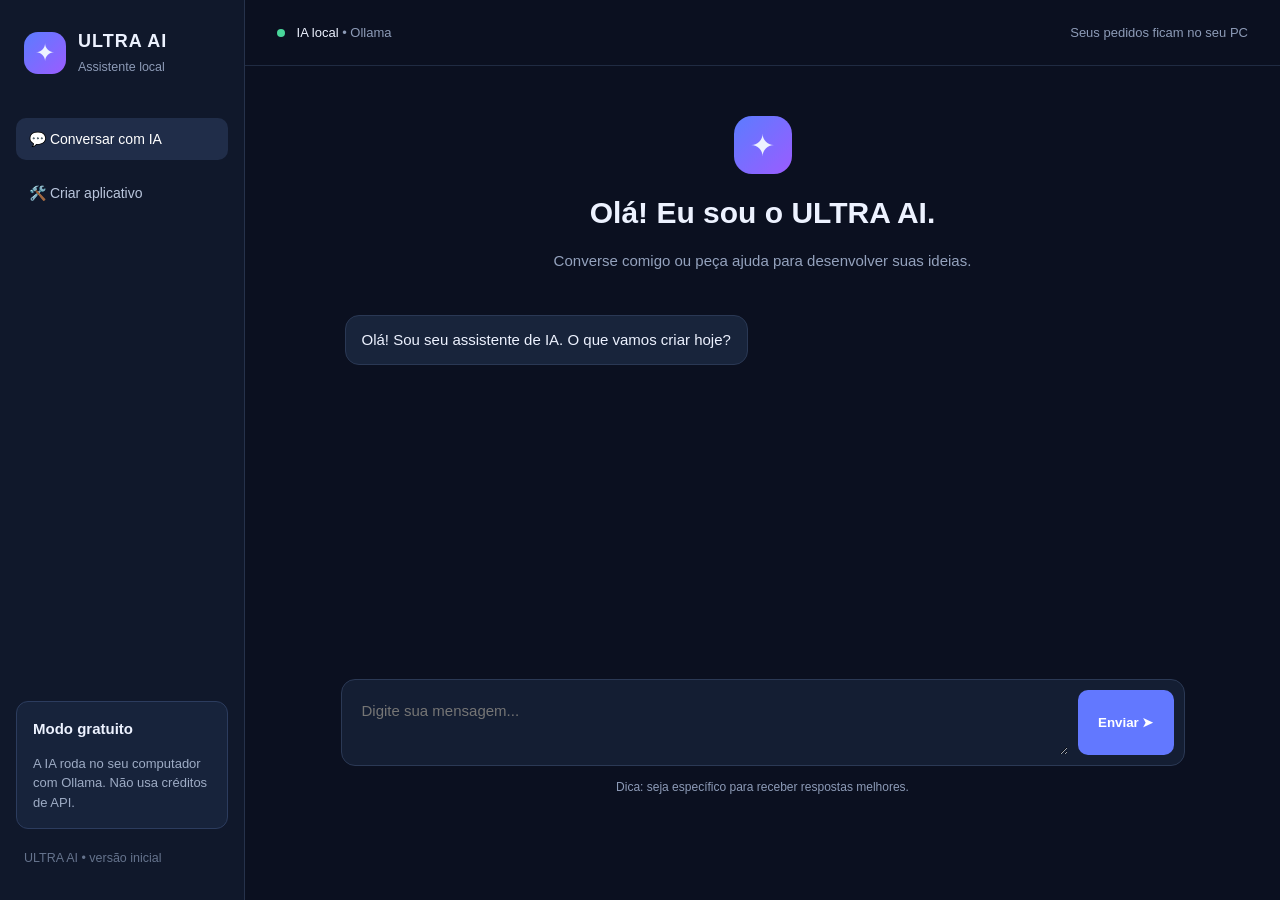
<file: ULTRA_AI_COMPLETO/index.html>
<!doctype html>
<html lang="pt-BR">
<head>
<meta charset="utf-8"><meta name="viewport" content="width=device-width,initial-scale=1">
<title>ULTRA AI</title><link rel="stylesheet" href="style.css">
</head>
<body>
<div class="shell">
  <aside class="sidebar">
    <div class="brand"><span class="logo">✦</span><div><b>ULTRA AI</b><small>Assistente local</small></div></div>
    <button class="nav active" data-tab="chat">💬 Conversar com IA</button>
    <button class="nav" data-tab="builder">🛠️ Criar aplicativo</button>
    <div class="side-note"><b>Modo gratuito</b><p>A IA roda no seu computador com Ollama. Não usa créditos de API.</p></div>
    <small class="version">ULTRA AI • versão inicial</small>
  </aside>
  <main>
    <header><div><span class="dot"></span> IA local <span class="muted">• Ollama</span></div><span class="muted">Seus pedidos ficam no seu PC</span></header>
    <section id="chat" class="panel visible">
      <div class="intro"><div class="orb">✦</div><h1>Olá! Eu sou o ULTRA AI.</h1><p>Converse comigo ou peça ajuda para desenvolver suas ideias.</p></div>
      <div id="messages" class="messages"><div class="bubble bot">Olá! Sou seu assistente de IA. O que vamos criar hoje?</div></div>
      <form id="chatForm" class="composer"><textarea id="message" placeholder="Digite sua mensagem..." rows="2"></textarea><button>Enviar ➤</button></form>
      <p class="hint">Dica: seja específico para receber respostas melhores.</p>
    </section>
    <section id="builder" class="panel">
      <div class="builder-head"><span class="eyebrow">CONSTRUTOR DE SOFTWARE</span><h1>O que você quer criar?</h1><p>Descreva seu aplicativo. A IA vai gerar os arquivos HTML, CSS e JavaScript.</p></div>
      <textarea id="description" class="description" placeholder="Ex.: Crie um aplicativo de lista de tarefas com botão para adicionar, concluir e excluir tarefas. Salve os dados no navegador."></textarea>
      <button id="createBtn" class="primary">✦ Gerar aplicativo</button>
      <div id="buildStatus" class="status"></div>
      <div id="result" class="result"></div>
      <p class="hint">A geração pode demorar alguns minutos em computadores com 8 GB de RAM. Revise o código antes de usar em produção.</p>
    </section>
  </main>
</div>
<script src="app.js"></script>
</body></html>
</file>
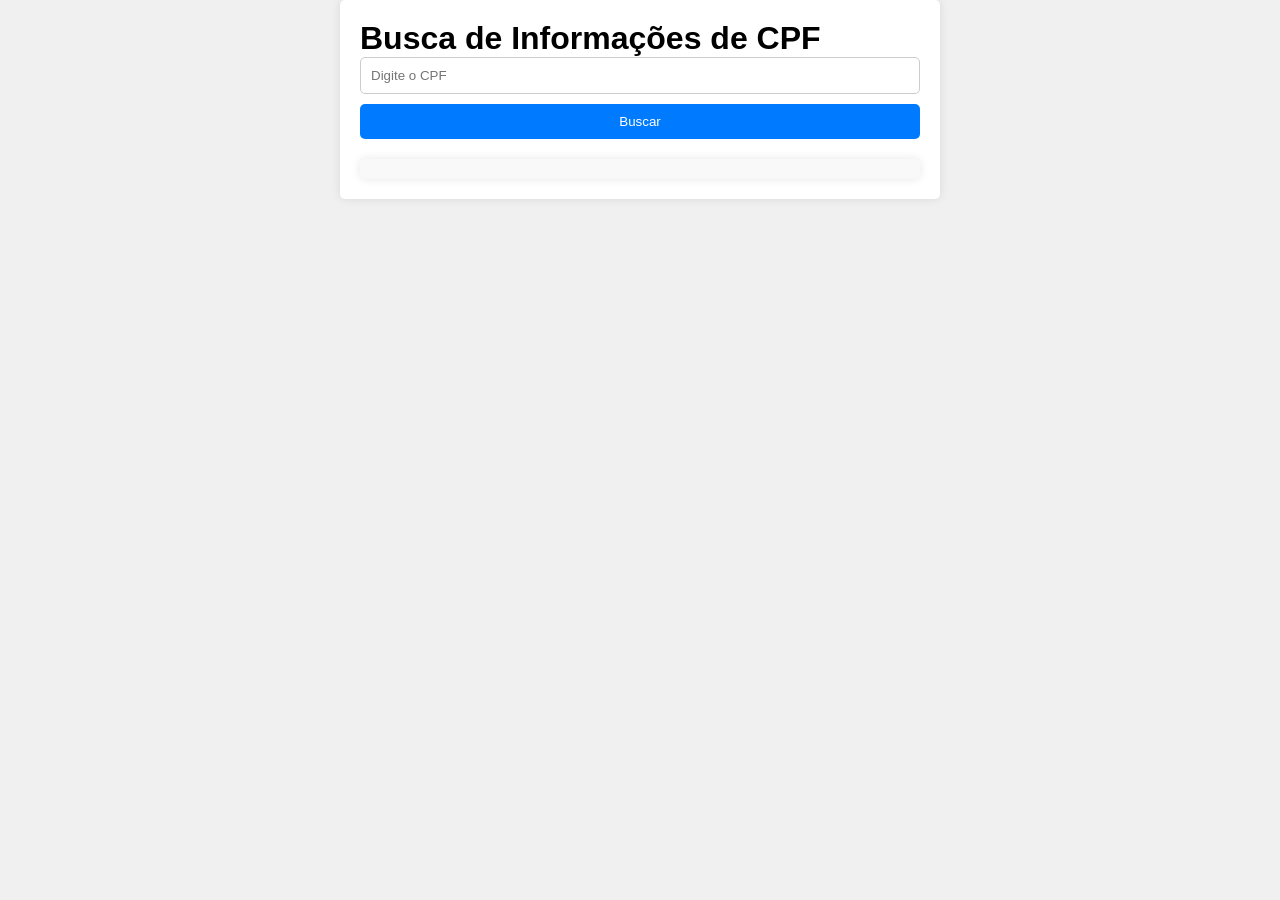
<file: ULTRA_AI_COMPLETO/projects/criar-um-aplicativo-que-busca-toda/index.html>
<!DOCTYPE html>
<html lang="pt-BR">
<head>
    <meta charset="UTF-8">
    <meta name="viewport" content="width=device-width, initial-scale=1.0">
    <title>Busca de Informações de CPF</title>
    <link rel="stylesheet" href="style.css">
</head>
<body>
    <div class="container">
        <h1>Busca de Informações de CPF</h1>
        <input type="text" id="cpf" placeholder="Digite o CPF" required>
        <button onclick="buscarInformacoes()">Buscar</button>
        <div id="resultado" class="resultado"></div>
    </div>
    <script src="script.js"></script>
</body>
</html>
</file>
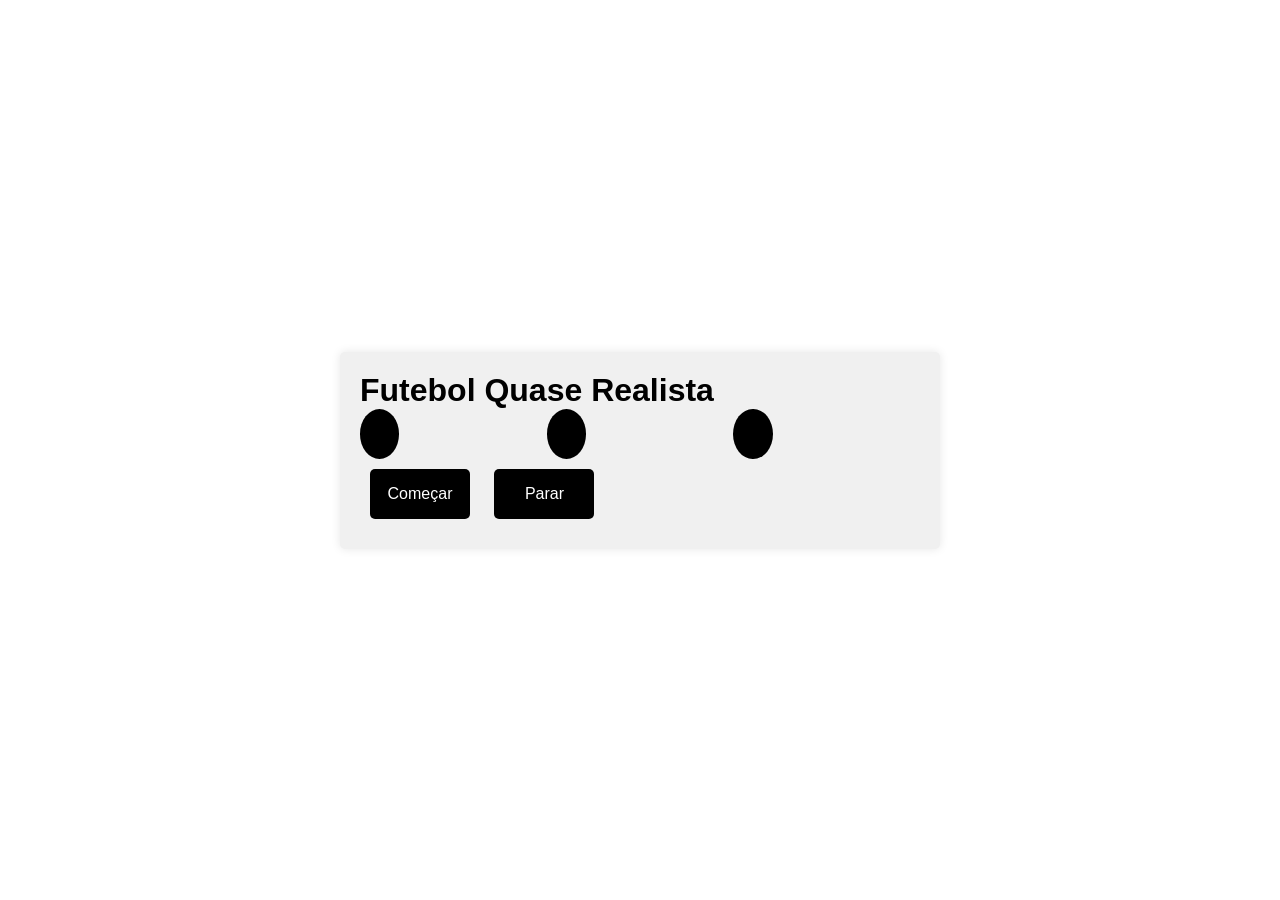
<file: ULTRA_AI_COMPLETO/projects/criar-um-game-de-futebol-quase-real/index.html>
<!DOCTYPE html>
<html lang="pt-BR">
<head>
    <meta charset="UTF-8">
    <meta name="viewport" content="width=device-width, initial-scale=1.0">
    <title>Futebol Quase Realista</title>
    <link rel="stylesheet" href="style.css">
</head>
<body>
    <div class="container">
        <h1>Futebol Quase Realista</h1>
        <div class="game-container">
            <div class="field">
                <div class="ball"></div>
                <div class="goal"></div>
            </div>
            <div class="field">
                <div class="ball"></div>
                <div class="goal"></div>
            </div>
            <div class="field">
                <div class="ball"></div>
                <div class="goal"></div>
            </div>
        </div>
        <button id="start-game">Começar</button>
        <button id="stop-game">Parar</button>
    </div>
    <script src="script.js"></script>
</body>
</html>
</file>
<file: ULTRA_AI_COMPLETO/style.css>
*{box-sizing:border-box}body{margin:0;background:#0b1020;color:#edf2ff;font:15px/1.5 Inter,Segoe UI,Arial,sans-serif}.shell{display:flex;min-height:100vh}.sidebar{width:245px;background:#10182b;border-right:1px solid #26324b;padding:24px 16px;display:flex;flex-direction:column;gap:12px}.brand{display:flex;align-items:center;gap:12px;margin:4px 8px 28px}.brand b{display:block;font-size:18px;letter-spacing:1px}.brand small,.muted,.hint{color:#8d9bb7}.logo,.orb{display:grid;place-items:center;background:linear-gradient(135deg,#5b7cff,#9b5cff);border-radius:14px;width:42px;height:42px;font-size:24px}.nav{border:0;background:transparent;color:#b9c5dc;text-align:left;padding:13px;border-radius:10px;cursor:pointer;font-size:14px}.nav.active,.nav:hover{background:#202d49;color:white}.side-note{margin-top:auto;background:#17233b;padding:16px;border:1px solid #2c3c5e;border-radius:12px}.side-note p{color:#9eacc5;font-size:13px;margin-bottom:0}.version{color:#65738d;padding:8px}main{flex:1;min-width:0}header{height:66px;border-bottom:1px solid #202b42;display:flex;align-items:center;justify-content:space-between;padding:0 32px;font-size:13px}.dot{display:inline-block;width:8px;height:8px;background:#49d69a;border-radius:50%;margin-right:8px}.panel{display:none;max-width:900px;margin:0 auto;padding:38px 28px}.panel.visible{display:block}.intro,.builder-head{text-align:center;margin:12px auto 28px}.orb{width:58px;height:58px;margin:auto;font-size:30px;border-radius:18px}h1{font-size:30px;margin:16px 0 6px}.intro p,.builder-head p{color:#94a2bd}.messages{height:42vh;min-height:230px;overflow:auto;display:flex;flex-direction:column;gap:12px;padding:14px 4px}.bubble{max-width:85%;padding:13px 16px;border-radius:14px;white-space:pre-wrap}.bubble.bot{background:#18243b;border:1px solid #2a3854;align-self:flex-start}.bubble.user{background:#425fe0;align-self:flex-end}.composer{display:flex;gap:10px;background:#141e33;border:1px solid #2b3955;border-radius:14px;padding:10px}.composer textarea,.description{resize:vertical;flex:1;background:transparent;border:0;outline:0;color:white;font:inherit;padding:10px}.composer button,.primary{border:0;background:#6278ff;color:white;border-radius:10px;padding:0 20px;font-weight:700;cursor:pointer}.hint{text-align:center;font-size:12px}.eyebrow{color:#8ea1ff;font-size:11px;letter-spacing:2px;font-weight:700}.description{display:block;width:100%;min-height:150px;background:#141e33;border:1px solid #2b3955;border-radius:13px;padding:16px}.primary{display:block;margin:16px auto;padding:14px 22px}.status{text-align:center;color:#9fb0d0;min-height:28px}.result{background:#141e33;border:1px solid #2b3955;padding:18px;border-radius:12px;display:none}.result a{color:#aabaff}.result.show{display:block}@media(max-width:700px){.shell{display:block}.sidebar{width:100%;padding:12px;display:grid;grid-template-columns:1fr 1fr}.brand{grid-column:1/-1;margin:4px}.side-note,.version{display:none}header{padding:0 16px}.panel{padding:24px 16px}h1{font-size:24px}}
</file>
<file: ULTRA_AI_COMPLETO/projects/criar-um-aplicativo-que-busca-toda/style.css>
* {
    margin: 0;
    padding: 0;
    box-sizing: border-box;
}
body {
    font-family: Arial, sans-serif;
    background-color: #f0f0f0;
}
.container {
    max-width: 600px;
    margin: 0 auto;
    padding: 20px;
    background-color: #fff;
    border-radius: 5px;
    box-shadow: 0 0 10px rgba(0, 0, 0, 0.1);
}
input[type="text"] {
    width: 100%;
    padding: 10px;
    margin-bottom: 10px;
    border: 1px solid #ccc;
    border-radius: 5px;
}
button {
    width: 100%;
    padding: 10px;
    background-color: #007BFF;
    color: #fff;
    border: none;
    border-radius: 5px;
    cursor: pointer;
}
button:hover {
    background-color: #0056b3;
}
#resultado {
    margin-top: 20px;
    padding: 10px;
    background-color: #f9f9f9;
    border-radius: 5px;
    box-shadow: 0 0 10px rgba(0, 0, 0, 0.1);
}
#resultado p {
    margin: 5px 0;
    color: #333;
}
</file>
<file: ULTRA_AI_COMPLETO/projects/criar-um-game-de-futebol-quase-real/style.css>
* {
    margin: 0;
    padding: 0;
    box-sizing: border-box;
}
body {
    font-family: Arial, sans-serif;
    display: flex;
    justify-content: center;
    align-items: center;
    height: 100vh;
    margin: 0;
}
.container {
    width: 100%;
    max-width: 600px;
    background-color: #f0f0f0;
    padding: 20px;
    border-radius: 5px;
    box-shadow: 0 0 10px rgba(0, 0, 0, 0.1);
}
.game-container {
    width: 100%;
    height: 100%;
    display: flex;
    justify-content: center;
    align-items: center;
    overflow: hidden;
}
.field {
    width: 100%;
    height: 100%;
    display: flex;
    justify-content: center;
    align-items: center;
    overflow: hidden;
}
.ball {
    width: 50px;
    height: 50px;
    background-color: #000;
    border-radius: 50%;
    position: relative;
    z-index: 1;
}
.goal {
    width: 100%;
    height: 100%;
    background-color: #000;
    border-radius: 50%;
    position: relative;
    z-index: 2;
}
button {
    width: 100px;
    height: 50px;
    background-color: #000;
    color: #fff;
    border: none;
    border-radius: 5px;
    font-size: 16px;
    cursor: pointer;
    margin: 10px;
    transition: background-color 0.3s;
}
button:hover {
    background-color: #000;
    color: #fff;
}
</file>
